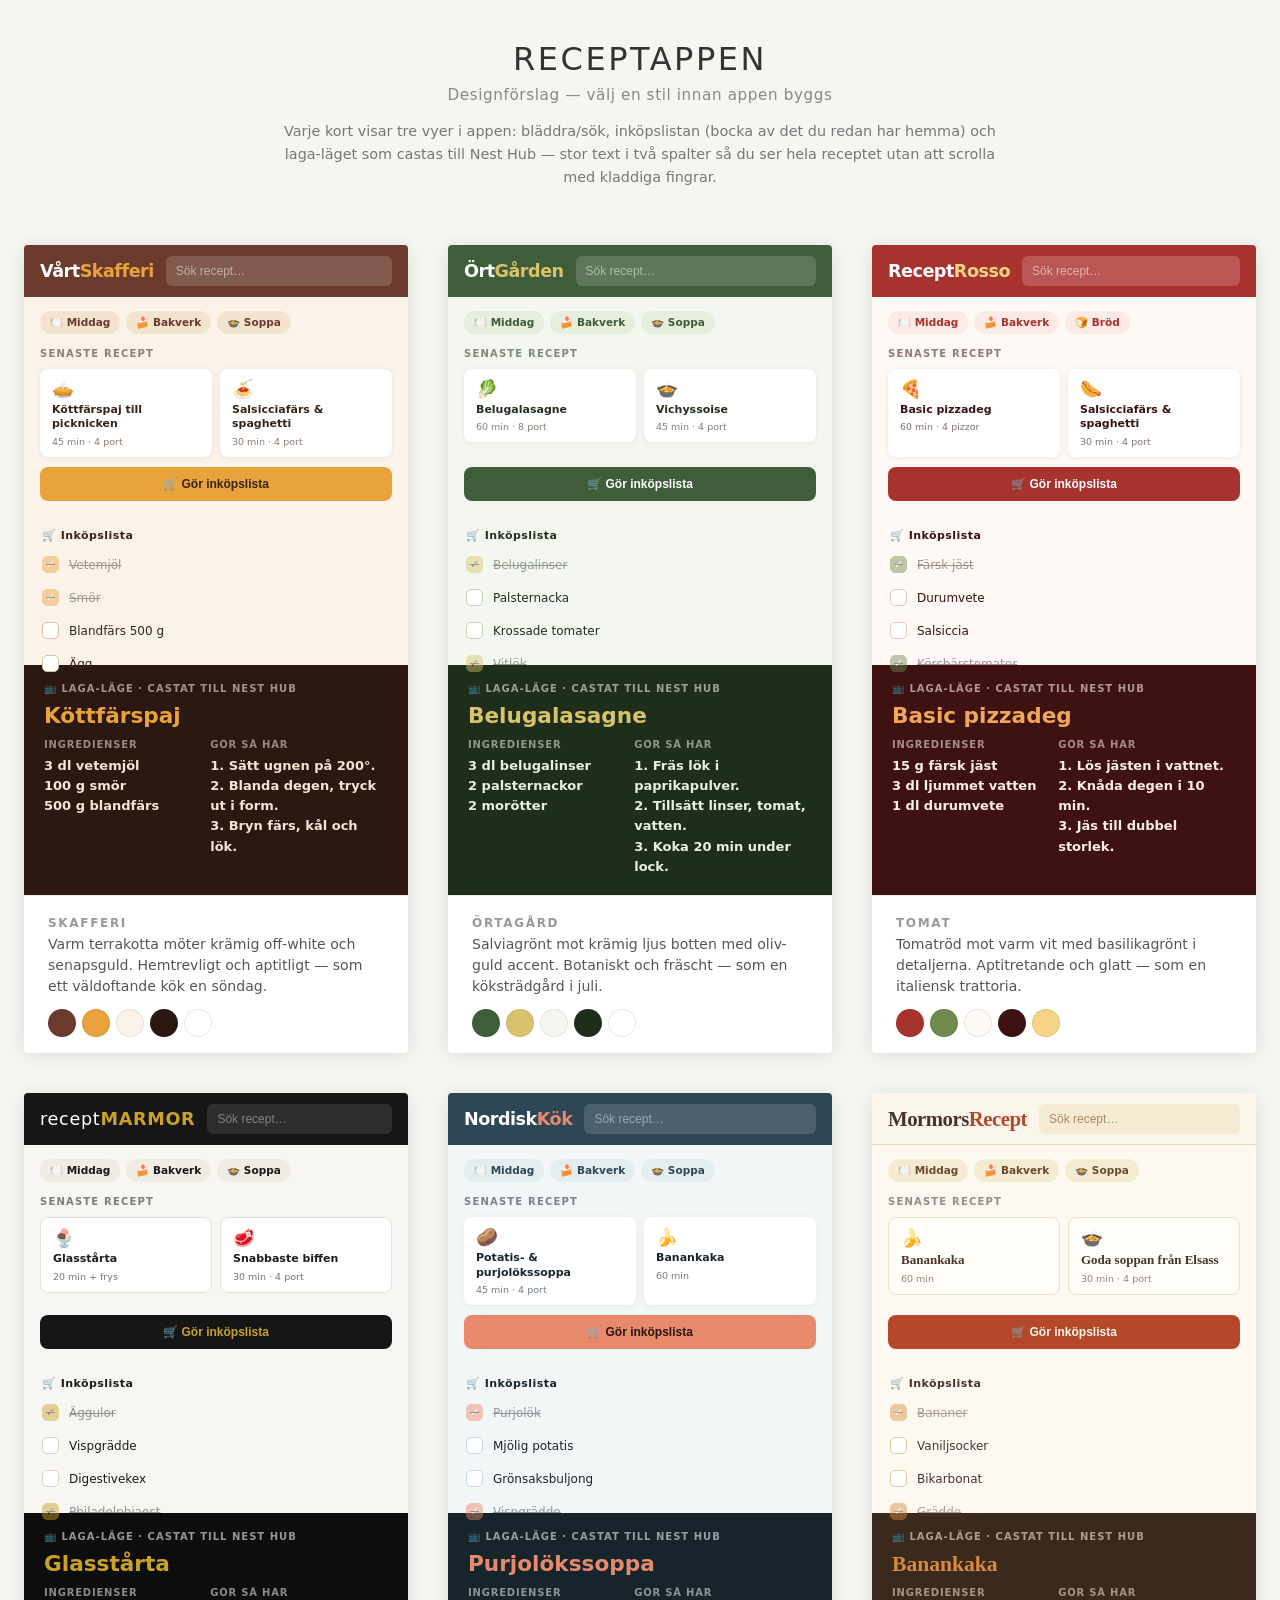
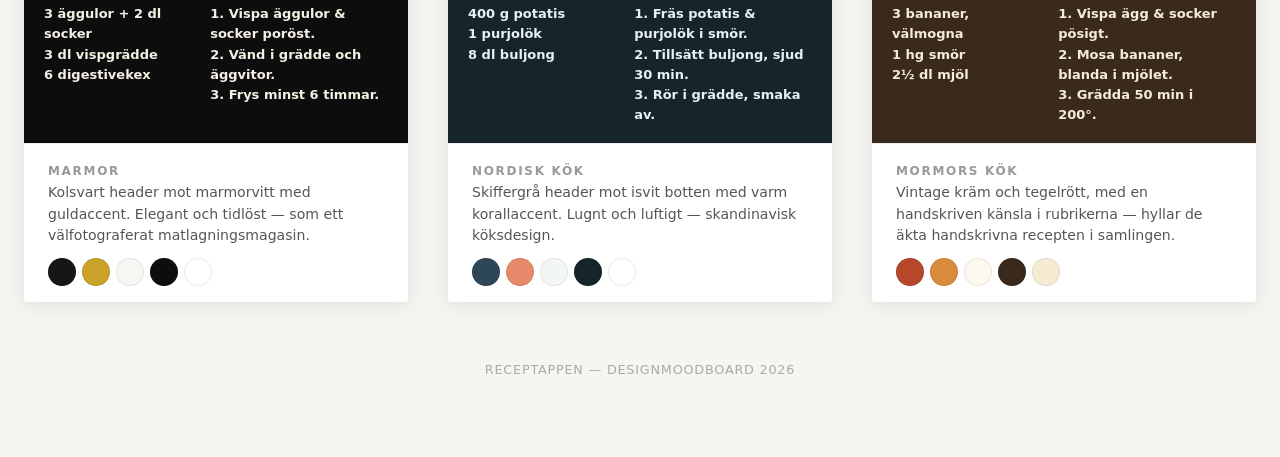
<file: moodboard.html>
<!DOCTYPE html>
<html lang="sv">
<head>
<meta charset="UTF-8">
<meta name="viewport" content="width=device-width, initial-scale=1.0">
<title>Receptappen – Designförslag</title>
<style>
  *, *::before, *::after { box-sizing: border-box; margin: 0; padding: 0; }
  body {
    font-family: -apple-system, 'Segoe UI', system-ui, sans-serif;
    background: #F5F5F2;
    color: #1a1a1a;
    padding: 40px 24px 80px;
  }
  h1 {
    text-align: center;
    font-size: 2rem;
    font-weight: 300;
    letter-spacing: 0.08em;
    text-transform: uppercase;
    color: #333;
    margin-bottom: 8px;
  }
  .subtitle {
    text-align: center;
    font-size: 0.95rem;
    color: #888;
    letter-spacing: 0.04em;
    margin-bottom: 16px;
  }
  .instructions {
    max-width: 720px;
    margin: 0 auto 56px;
    text-align: center;
    font-size: 0.9rem;
    color: #777;
    line-height: 1.6;
  }
  .grid {
    display: grid;
    grid-template-columns: repeat(auto-fit, minmax(340px, 1fr));
    gap: 40px;
    max-width: 1440px;
    margin: 0 auto;
  }
  .card {
    border-radius: 4px;
    overflow: hidden;
    box-shadow: 0 2px 20px rgba(0,0,0,0.10);
  }
  .card-label {
    padding: 20px 24px 16px;
    background: white;
    border-top: 1px solid #eee;
  }
  .card-label h2 {
    font-size: 0.75rem;
    font-weight: 600;
    letter-spacing: 0.14em;
    text-transform: uppercase;
    color: #999;
    margin-bottom: 4px;
  }
  .card-label p {
    font-size: 0.88rem;
    color: #555;
    line-height: 1.5;
  }
  .card-label .swatches {
    display: flex;
    gap: 6px;
    margin-top: 12px;
  }
  .swatch {
    width: 28px;
    height: 28px;
    border-radius: 50%;
    border: 1px solid rgba(0,0,0,0.08);
    flex-shrink: 0;
  }

  /* ============================
     MOCK: BLÄDDRA / SÖK
     ============================ */
  .mock {
    height: 270px;
    display: flex;
    flex-direction: column;
    font-size: 13px;
    overflow: hidden;
    position: relative;
  }
  .mock-header {
    display: flex;
    align-items: center;
    padding: 0 16px;
    height: 52px;
    flex-shrink: 0;
    gap: 12px;
  }
  .mock-logo {
    font-weight: 800;
    font-size: 1.1rem;
    letter-spacing: -0.5px;
    flex-shrink: 0;
    white-space: nowrap;
  }
  .mock-search {
    flex: 1;
    height: 30px;
    border-radius: 6px;
    border: none;
    padding: 0 10px;
    font-size: 12px;
    outline: none;
  }
  .mock-body {
    flex: 1;
    padding: 14px 16px;
    overflow: hidden;
    display: flex;
    flex-direction: column;
    gap: 10px;
  }
  .mock-chips { display: flex; gap: 6px; flex-wrap: wrap; }
  .mock-chip {
    font-size: 10.5px;
    font-weight: 600;
    padding: 5px 10px;
    border-radius: 20px;
    white-space: nowrap;
  }
  .mock-section-title {
    font-size: 10px;
    font-weight: 700;
    letter-spacing: 0.12em;
    text-transform: uppercase;
    margin-top: 4px;
    opacity: 0.55;
  }
  .mock-cards {
    display: grid;
    grid-template-columns: 1fr 1fr;
    gap: 8px;
  }
  .mock-card {
    border-radius: 8px;
    padding: 10px 12px;
    display: flex;
    flex-direction: column;
    gap: 4px;
  }
  .mock-card-icon { font-size: 1.1rem; }
  .mock-card-title { font-size: 11px; font-weight: 600; line-height: 1.3; }
  .mock-card-sub { font-size: 9.5px; opacity: 0.6; }
  .mock-list-btn {
    margin-top: auto;
    border: none;
    border-radius: 8px;
    padding: 10px;
    font-size: 12px;
    font-weight: 700;
    cursor: pointer;
  }

  /* ============================
     MOCK: INKÖPSLISTA
     ============================ */
  .mock-shopping {
    height: 150px;
    padding: 14px 18px;
    display: flex;
    flex-direction: column;
    gap: 8px;
  }
  .mock-shopping-title {
    font-size: 11px;
    font-weight: 700;
    letter-spacing: 0.04em;
    margin-bottom: 2px;
  }
  .mock-shop-item {
    display: flex;
    align-items: center;
    gap: 10px;
    font-size: 12px;
    padding: 4px 0;
  }
  .mock-checkbox {
    width: 17px;
    height: 17px;
    border-radius: 5px;
    flex-shrink: 0;
    display: flex;
    align-items: center;
    justify-content: center;
    font-size: 11px;
    font-weight: 800;
  }
  .mock-shop-item.checked { opacity: 0.45; text-decoration: line-through; }

  /* ============================
     MOCK: LAGA-LÄGE / CAST
     ============================ */
  .mock-cast {
    height: 230px;
    padding: 18px 20px;
    display: flex;
    flex-direction: column;
    gap: 10px;
  }
  .mock-cast-label {
    font-size: 10px;
    font-weight: 700;
    letter-spacing: 0.1em;
    text-transform: uppercase;
    opacity: 0.6;
  }
  .mock-cast-title {
    font-size: 1.35rem;
    font-weight: 800;
    line-height: 1.15;
  }
  .mock-cast-cols {
    display: grid;
    grid-template-columns: 1fr 1.2fr;
    gap: 18px;
    flex: 1;
    overflow: hidden;
  }
  .mock-cast-h {
    font-size: 10px;
    font-weight: 700;
    letter-spacing: 0.08em;
    text-transform: uppercase;
    opacity: 0.55;
    margin-bottom: 6px;
  }
  .mock-cast-ingr div:not(.mock-cast-h), .mock-cast-steps div:not(.mock-cast-h) {
    font-size: 13px;
    line-height: 1.55;
    font-weight: 600;
  }

  /* ==============================
     TEMA 1: SKAFFERI
     Varm terrakotta + krämvit + senapsguld
     ============================== */
  .skafferi .mock { background: #FBF3E9; color: #3A2416; }
  .skafferi .mock-header { background: #6B3A2C; color: #fff; }
  .skafferi .mock-logo span { color: #E8A33D; }
  .skafferi .mock-search { background: rgba(255,255,255,0.16); color: #fff; }
  .skafferi .mock-search::placeholder { color: rgba(255,255,255,0.5); }
  .skafferi .mock-chip { background: #F3E4D0; color: #6B3A2C; }
  .skafferi .mock-card { background: #fff; box-shadow: 0 1px 6px rgba(0,0,0,0.07); }
  .skafferi .mock-card-title { color: #3A2416; }
  .skafferi .mock-list-btn { background: #E8A33D; color: #3A2416; }
  .skafferi .mock-shopping { background: #FBF3E9; color: #3A2416; }
  .skafferi .mock-checkbox { background: #fff; border: 1.5px solid #D8BFA0; color: #6B3A2C; }
  .skafferi .mock-shop-item.checked .mock-checkbox { background: #E8A33D; border-color: #E8A33D; color: #fff; }
  .skafferi .mock-cast { background: #2B1810; color: #F5E6D3; }
  .skafferi .mock-cast-title { color: #E8A33D; }

  /* ==============================
     TEMA 2: ÖRTAGÅRD
     Salviagrönt + krämig off-white + oliv-guld
     ============================== */
  .ortagard .mock { background: #F4F7F0; color: #22301D; }
  .ortagard .mock-header { background: #3F5D3A; color: #fff; }
  .ortagard .mock-logo span { color: #D9C36A; }
  .ortagard .mock-search { background: rgba(255,255,255,0.16); color: #fff; }
  .ortagard .mock-search::placeholder { color: rgba(255,255,255,0.5); }
  .ortagard .mock-chip { background: #E6EEDD; color: #3F5D3A; }
  .ortagard .mock-card { background: #fff; box-shadow: 0 1px 6px rgba(0,0,0,0.07); }
  .ortagard .mock-card-title { color: #22301D; }
  .ortagard .mock-list-btn { background: #3F5D3A; color: #fff; }
  .ortagard .mock-shopping { background: #F4F7F0; color: #22301D; }
  .ortagard .mock-checkbox { background: #fff; border: 1.5px solid #C4D4B8; color: #3F5D3A; }
  .ortagard .mock-shop-item.checked .mock-checkbox { background: #D9C36A; border-color: #D9C36A; color: #3A2E0A; }
  .ortagard .mock-cast { background: #1E2E1B; color: #E8F0DE; }
  .ortagard .mock-cast-title { color: #D9C36A; }

  /* ==============================
     TEMA 3: TOMAT
     Tomatröd + varm vit + basilikagrön
     ============================== */
  .tomat .mock { background: #FFF9F5; color: #3A1210; }
  .tomat .mock-header { background: #A8322D; color: #fff; }
  .tomat .mock-logo span { color: #F5D488; }
  .tomat .mock-search { background: rgba(255,255,255,0.18); color: #fff; }
  .tomat .mock-search::placeholder { color: rgba(255,255,255,0.55); }
  .tomat .mock-chip { background: #FBEAE6; color: #A8322D; }
  .tomat .mock-card { background: #fff; box-shadow: 0 1px 6px rgba(0,0,0,0.07); }
  .tomat .mock-card-title { color: #3A1210; }
  .tomat .mock-list-btn { background: #A8322D; color: #fff; }
  .tomat .mock-shopping { background: #FFF9F5; color: #3A1210; }
  .tomat .mock-checkbox { background: #fff; border: 1.5px solid #EBC7BE; color: #A8322D; }
  .tomat .mock-shop-item.checked .mock-checkbox { background: #6E8A4E; border-color: #6E8A4E; color: #fff; }
  .tomat .mock-cast { background: #3D1210; color: #FFEFE8; }
  .tomat .mock-cast-title { color: #F2A65A; }

  /* ==============================
     TEMA 4: MARMOR
     Kolsvart + marmorvit + guld
     ============================== */
  .marmor .mock { background: #F7F6F3; color: #1C1C1C; }
  .marmor .mock-header { background: #161616; color: #fff; }
  .marmor .mock-logo { font-weight: 300; letter-spacing: 0.04em; }
  .marmor .mock-logo span { color: #C9A227; font-weight: 700; }
  .marmor .mock-search { background: rgba(255,255,255,0.10); color: #fff; }
  .marmor .mock-search::placeholder { color: rgba(255,255,255,0.4); }
  .marmor .mock-chip { background: #EFECE3; color: #161616; }
  .marmor .mock-card { background: #fff; border: 1px solid #E5E2DA; }
  .marmor .mock-card-title { color: #1C1C1C; }
  .marmor .mock-list-btn { background: #161616; color: #C9A227; }
  .marmor .mock-shopping { background: #F7F6F3; color: #1C1C1C; }
  .marmor .mock-checkbox { background: #fff; border: 1.5px solid #D8D3C4; color: #161616; }
  .marmor .mock-shop-item.checked .mock-checkbox { background: #C9A227; border-color: #C9A227; color: #161616; }
  .marmor .mock-cast { background: #0D0D0D; color: #F5F0E6; }
  .marmor .mock-cast-title { color: #C9A227; }

  /* ==============================
     TEMA 5: NORDISK KÖK
     Skiffergrå + isvitt + korall
     ============================== */
  .nordisk .mock { background: #F3F6F7; color: #17262E; }
  .nordisk .mock-header { background: #2E4756; color: #fff; }
  .nordisk .mock-logo span { color: #E8896B; }
  .nordisk .mock-search { background: rgba(255,255,255,0.14); color: #fff; }
  .nordisk .mock-search::placeholder { color: rgba(255,255,255,0.45); }
  .nordisk .mock-chip { background: #E4EEF1; color: #2E4756; }
  .nordisk .mock-card { background: #fff; box-shadow: 0 1px 6px rgba(0,0,0,0.06); }
  .nordisk .mock-card-title { color: #17262E; }
  .nordisk .mock-list-btn { background: #E8896B; color: #2A160E; }
  .nordisk .mock-shopping { background: #F3F6F7; color: #17262E; }
  .nordisk .mock-checkbox { background: #fff; border: 1.5px solid #C7DAE0; color: #2E4756; }
  .nordisk .mock-shop-item.checked .mock-checkbox { background: #E8896B; border-color: #E8896B; color: #fff; }
  .nordisk .mock-cast { background: #16242C; color: #E8F0F3; }
  .nordisk .mock-cast-title { color: #E8896B; }

  /* ==============================
     TEMA 6: MORMORS KÖK
     Vintage kräm + tegel + handskriven känsla
     ============================== */
  .mormor .mock { background: #FDF9F0; color: #4A342A; }
  .mormor .mock-header { background: #FBF6EC; color: #4A342A; border-bottom: 1px solid #E8D9BE; }
  .mormor .mock-logo { font-family: 'Bradley Hand', 'Segoe Print', 'Noteworthy', cursive; font-size: 1.3rem; font-weight: 700; }
  .mormor .mock-logo span { color: #B5482A; }
  .mormor .mock-search { background: #F5EAD2; color: #4A342A; }
  .mormor .mock-search::placeholder { color: #A88B67; }
  .mormor .mock-chip { background: #F5EAD2; color: #6B4A2E; }
  .mormor .mock-card { background: #FFFDF7; border: 1px solid #EFE2C8; }
  .mormor .mock-card-title { color: #4A342A; font-family: 'Bradley Hand', 'Segoe Print', 'Noteworthy', cursive; font-size: 13px; }
  .mormor .mock-list-btn { background: #B5482A; color: #FBF6EC; }
  .mormor .mock-shopping { background: #FDF9F0; color: #4A342A; }
  .mormor .mock-checkbox { background: #fff; border: 1.5px solid #E0CBA0; color: #B5482A; }
  .mormor .mock-shop-item.checked .mock-checkbox { background: #D98A3D; border-color: #D98A3D; color: #fff; }
  .mormor .mock-cast { background: #3A2A1E; color: #F7ECD8; }
  .mormor .mock-cast-title { color: #D98A3D; font-family: 'Bradley Hand', 'Segoe Print', 'Noteworthy', cursive; }

</style>
</head>
<body>

<h1>Receptappen</h1>
<p class="subtitle">Designförslag — välj en stil innan appen byggs</p>
<p class="instructions">Varje kort visar tre vyer i appen: bläddra/sök, inköpslistan (bocka av det du redan har hemma) och laga-läget som castas till Nest Hub — stor text i två spalter så du ser hela receptet utan att scrolla med kladdiga fingrar.</p>

<div class="grid">

  <!-- ===== SKAFFERI ===== -->
  <div class="card skafferi">
    <div class="mock">
      <div class="mock-header">
        <div class="mock-logo">Vårt<span>Skafferi</span></div>
        <input class="mock-search" type="text" placeholder="Sök recept…" readonly>
      </div>
      <div class="mock-body">
        <div class="mock-chips">
          <div class="mock-chip">🍽️ Middag</div>
          <div class="mock-chip">🍰 Bakverk</div>
          <div class="mock-chip">🍲 Soppa</div>
        </div>
        <div class="mock-section-title">Senaste recept</div>
        <div class="mock-cards">
          <div class="mock-card">
            <div class="mock-card-icon">🥧</div>
            <div class="mock-card-title">Köttfärspaj till picknicken</div>
            <div class="mock-card-sub">45 min · 4 port</div>
          </div>
          <div class="mock-card">
            <div class="mock-card-icon">🍝</div>
            <div class="mock-card-title">Salsicciafärs & spaghetti</div>
            <div class="mock-card-sub">30 min · 4 port</div>
          </div>
        </div>
        <button class="mock-list-btn">🛒 Gör inköpslista</button>
      </div>
    </div>
    <div class="mock-shopping">
      <div class="mock-shopping-title">🛒 Inköpslista</div>
      <div class="mock-shop-item checked"><span class="mock-checkbox">✓</span> Vetemjöl</div>
      <div class="mock-shop-item checked"><span class="mock-checkbox">✓</span> Smör</div>
      <div class="mock-shop-item"><span class="mock-checkbox"></span> Blandfärs 500 g</div>
      <div class="mock-shop-item"><span class="mock-checkbox"></span> Ägg</div>
    </div>
    <div class="mock-cast">
      <div class="mock-cast-label">📺 Laga-läge · castat till Nest Hub</div>
      <div class="mock-cast-title">Köttfärspaj</div>
      <div class="mock-cast-cols">
        <div class="mock-cast-ingr">
          <div class="mock-cast-h">Ingredienser</div>
          <div>3 dl vetemjöl</div>
          <div>100 g smör</div>
          <div>500 g blandfärs</div>
        </div>
        <div class="mock-cast-steps">
          <div class="mock-cast-h">Gör så här</div>
          <div>1. Sätt ugnen på 200°.</div>
          <div>2. Blanda degen, tryck ut i form.</div>
          <div>3. Bryn färs, kål och lök.</div>
        </div>
      </div>
    </div>
    <div class="card-label">
      <h2>Skafferi</h2>
      <p>Varm terrakotta möter krämig off-white och senapsguld. Hemtrevligt och aptitligt — som ett väldoftande kök en söndag.</p>
      <div class="swatches">
        <div class="swatch" style="background:#6B3A2C" title="Terrakotta"></div>
        <div class="swatch" style="background:#E8A33D" title="Senapsguld"></div>
        <div class="swatch" style="background:#FBF3E9" title="Kräm"></div>
        <div class="swatch" style="background:#2B1810" title="Mörk kaffe"></div>
        <div class="swatch" style="background:#ffffff" title="Vit"></div>
      </div>
    </div>
  </div>

  <!-- ===== ÖRTAGÅRD ===== -->
  <div class="card ortagard">
    <div class="mock">
      <div class="mock-header">
        <div class="mock-logo">Ört<span>Gården</span></div>
        <input class="mock-search" type="text" placeholder="Sök recept…" readonly>
      </div>
      <div class="mock-body">
        <div class="mock-chips">
          <div class="mock-chip">🍽️ Middag</div>
          <div class="mock-chip">🍰 Bakverk</div>
          <div class="mock-chip">🍲 Soppa</div>
        </div>
        <div class="mock-section-title">Senaste recept</div>
        <div class="mock-cards">
          <div class="mock-card">
            <div class="mock-card-icon">🥬</div>
            <div class="mock-card-title">Belugalasagne</div>
            <div class="mock-card-sub">60 min · 8 port</div>
          </div>
          <div class="mock-card">
            <div class="mock-card-icon">🍲</div>
            <div class="mock-card-title">Vichyssoise</div>
            <div class="mock-card-sub">45 min · 4 port</div>
          </div>
        </div>
        <button class="mock-list-btn">🛒 Gör inköpslista</button>
      </div>
    </div>
    <div class="mock-shopping">
      <div class="mock-shopping-title">🛒 Inköpslista</div>
      <div class="mock-shop-item checked"><span class="mock-checkbox">✓</span> Belugalinser</div>
      <div class="mock-shop-item"><span class="mock-checkbox"></span> Palsternacka</div>
      <div class="mock-shop-item"><span class="mock-checkbox"></span> Krossade tomater</div>
      <div class="mock-shop-item checked"><span class="mock-checkbox">✓</span> Vitlök</div>
    </div>
    <div class="mock-cast">
      <div class="mock-cast-label">📺 Laga-läge · castat till Nest Hub</div>
      <div class="mock-cast-title">Belugalasagne</div>
      <div class="mock-cast-cols">
        <div class="mock-cast-ingr">
          <div class="mock-cast-h">Ingredienser</div>
          <div>3 dl belugalinser</div>
          <div>2 palsternackor</div>
          <div>2 morötter</div>
        </div>
        <div class="mock-cast-steps">
          <div class="mock-cast-h">Gör så här</div>
          <div>1. Fräs lök i paprikapulver.</div>
          <div>2. Tillsätt linser, tomat, vatten.</div>
          <div>3. Koka 20 min under lock.</div>
        </div>
      </div>
    </div>
    <div class="card-label">
      <h2>Örtagård</h2>
      <p>Salviagrönt mot krämig ljus botten med oliv-guld accent. Botaniskt och fräscht — som en köksträdgård i juli.</p>
      <div class="swatches">
        <div class="swatch" style="background:#3F5D3A" title="Salvia"></div>
        <div class="swatch" style="background:#D9C36A" title="Oliv-guld"></div>
        <div class="swatch" style="background:#F4F7F0" title="Lingrön"></div>
        <div class="swatch" style="background:#1E2E1B" title="Djup skog"></div>
        <div class="swatch" style="background:#ffffff" title="Vit"></div>
      </div>
    </div>
  </div>

  <!-- ===== TOMAT ===== -->
  <div class="card tomat">
    <div class="mock">
      <div class="mock-header">
        <div class="mock-logo">Recept<span>Rosso</span></div>
        <input class="mock-search" type="text" placeholder="Sök recept…" readonly>
      </div>
      <div class="mock-body">
        <div class="mock-chips">
          <div class="mock-chip">🍽️ Middag</div>
          <div class="mock-chip">🍰 Bakverk</div>
          <div class="mock-chip">🍞 Bröd</div>
        </div>
        <div class="mock-section-title">Senaste recept</div>
        <div class="mock-cards">
          <div class="mock-card">
            <div class="mock-card-icon">🍕</div>
            <div class="mock-card-title">Basic pizzadeg</div>
            <div class="mock-card-sub">60 min · 4 pizzor</div>
          </div>
          <div class="mock-card">
            <div class="mock-card-icon">🌭</div>
            <div class="mock-card-title">Salsicciafärs & spaghetti</div>
            <div class="mock-card-sub">30 min · 4 port</div>
          </div>
        </div>
        <button class="mock-list-btn">🛒 Gör inköpslista</button>
      </div>
    </div>
    <div class="mock-shopping">
      <div class="mock-shopping-title">🛒 Inköpslista</div>
      <div class="mock-shop-item checked"><span class="mock-checkbox">✓</span> Färsk jäst</div>
      <div class="mock-shop-item"><span class="mock-checkbox"></span> Durumvete</div>
      <div class="mock-shop-item"><span class="mock-checkbox"></span> Salsiccia</div>
      <div class="mock-shop-item checked"><span class="mock-checkbox">✓</span> Körsbärstomater</div>
    </div>
    <div class="mock-cast">
      <div class="mock-cast-label">📺 Laga-läge · castat till Nest Hub</div>
      <div class="mock-cast-title">Basic pizzadeg</div>
      <div class="mock-cast-cols">
        <div class="mock-cast-ingr">
          <div class="mock-cast-h">Ingredienser</div>
          <div>15 g färsk jäst</div>
          <div>3 dl ljummet vatten</div>
          <div>1 dl durumvete</div>
        </div>
        <div class="mock-cast-steps">
          <div class="mock-cast-h">Gör så här</div>
          <div>1. Lös jästen i vattnet.</div>
          <div>2. Knåda degen i 10 min.</div>
          <div>3. Jäs till dubbel storlek.</div>
        </div>
      </div>
    </div>
    <div class="card-label">
      <h2>Tomat</h2>
      <p>Tomatröd mot varm vit med basilikagrönt i detaljerna. Aptitretande och glatt — som en italiensk trattoria.</p>
      <div class="swatches">
        <div class="swatch" style="background:#A8322D" title="Tomatröd"></div>
        <div class="swatch" style="background:#6E8A4E" title="Basilika"></div>
        <div class="swatch" style="background:#FFF9F5" title="Varm vit"></div>
        <div class="swatch" style="background:#3D1210" title="Mörk maroon"></div>
        <div class="swatch" style="background:#F5D488" title="Parmesan"></div>
      </div>
    </div>
  </div>

  <!-- ===== MARMOR ===== -->
  <div class="card marmor">
    <div class="mock">
      <div class="mock-header">
        <div class="mock-logo">recept<span>MARMOR</span></div>
        <input class="mock-search" type="text" placeholder="Sök recept…" readonly>
      </div>
      <div class="mock-body">
        <div class="mock-chips">
          <div class="mock-chip">🍽️ Middag</div>
          <div class="mock-chip">🍰 Bakverk</div>
          <div class="mock-chip">🍲 Soppa</div>
        </div>
        <div class="mock-section-title">Senaste recept</div>
        <div class="mock-cards">
          <div class="mock-card">
            <div class="mock-card-icon">🍨</div>
            <div class="mock-card-title">Glasstårta</div>
            <div class="mock-card-sub">20 min + frys</div>
          </div>
          <div class="mock-card">
            <div class="mock-card-icon">🥩</div>
            <div class="mock-card-title">Snabbaste biffen</div>
            <div class="mock-card-sub">30 min · 4 port</div>
          </div>
        </div>
        <button class="mock-list-btn">🛒 Gör inköpslista</button>
      </div>
    </div>
    <div class="mock-shopping">
      <div class="mock-shopping-title">🛒 Inköpslista</div>
      <div class="mock-shop-item checked"><span class="mock-checkbox">✓</span> Äggulor</div>
      <div class="mock-shop-item"><span class="mock-checkbox"></span> Vispgrädde</div>
      <div class="mock-shop-item"><span class="mock-checkbox"></span> Digestivekex</div>
      <div class="mock-shop-item checked"><span class="mock-checkbox">✓</span> Philadelphiaost</div>
    </div>
    <div class="mock-cast">
      <div class="mock-cast-label">📺 Laga-läge · castat till Nest Hub</div>
      <div class="mock-cast-title">Glasstårta</div>
      <div class="mock-cast-cols">
        <div class="mock-cast-ingr">
          <div class="mock-cast-h">Ingredienser</div>
          <div>3 äggulor + 2 dl socker</div>
          <div>3 dl vispgrädde</div>
          <div>6 digestivekex</div>
        </div>
        <div class="mock-cast-steps">
          <div class="mock-cast-h">Gör så här</div>
          <div>1. Vispa äggulor & socker poröst.</div>
          <div>2. Vänd i grädde och äggvitor.</div>
          <div>3. Frys minst 6 timmar.</div>
        </div>
      </div>
    </div>
    <div class="card-label">
      <h2>Marmor</h2>
      <p>Kolsvart header mot marmorvitt med guldaccent. Elegant och tidlöst — som ett välfotograferat matlagningsmagasin.</p>
      <div class="swatches">
        <div class="swatch" style="background:#161616" title="Kol"></div>
        <div class="swatch" style="background:#C9A227" title="Guld"></div>
        <div class="swatch" style="background:#F7F6F3" title="Marmor"></div>
        <div class="swatch" style="background:#0D0D0D" title="Svart"></div>
        <div class="swatch" style="background:#ffffff" title="Vit"></div>
      </div>
    </div>
  </div>

  <!-- ===== NORDISK KÖK ===== -->
  <div class="card nordisk">
    <div class="mock">
      <div class="mock-header">
        <div class="mock-logo">Nordisk<span>Kök</span></div>
        <input class="mock-search" type="text" placeholder="Sök recept…" readonly>
      </div>
      <div class="mock-body">
        <div class="mock-chips">
          <div class="mock-chip">🍽️ Middag</div>
          <div class="mock-chip">🍰 Bakverk</div>
          <div class="mock-chip">🍲 Soppa</div>
        </div>
        <div class="mock-section-title">Senaste recept</div>
        <div class="mock-cards">
          <div class="mock-card">
            <div class="mock-card-icon">🥔</div>
            <div class="mock-card-title">Potatis- & purjolökssoppa</div>
            <div class="mock-card-sub">45 min · 4 port</div>
          </div>
          <div class="mock-card">
            <div class="mock-card-icon">🍌</div>
            <div class="mock-card-title">Banankaka</div>
            <div class="mock-card-sub">60 min</div>
          </div>
        </div>
        <button class="mock-list-btn">🛒 Gör inköpslista</button>
      </div>
    </div>
    <div class="mock-shopping">
      <div class="mock-shopping-title">🛒 Inköpslista</div>
      <div class="mock-shop-item checked"><span class="mock-checkbox">✓</span> Purjolök</div>
      <div class="mock-shop-item"><span class="mock-checkbox"></span> Mjölig potatis</div>
      <div class="mock-shop-item"><span class="mock-checkbox"></span> Grönsaksbuljong</div>
      <div class="mock-shop-item checked"><span class="mock-checkbox">✓</span> Vispgrädde</div>
    </div>
    <div class="mock-cast">
      <div class="mock-cast-label">📺 Laga-läge · castat till Nest Hub</div>
      <div class="mock-cast-title">Purjolökssoppa</div>
      <div class="mock-cast-cols">
        <div class="mock-cast-ingr">
          <div class="mock-cast-h">Ingredienser</div>
          <div>400 g potatis</div>
          <div>1 purjolök</div>
          <div>8 dl buljong</div>
        </div>
        <div class="mock-cast-steps">
          <div class="mock-cast-h">Gör så här</div>
          <div>1. Fräs potatis & purjolök i smör.</div>
          <div>2. Tillsätt buljong, sjud 30 min.</div>
          <div>3. Rör i grädde, smaka av.</div>
        </div>
      </div>
    </div>
    <div class="card-label">
      <h2>Nordisk Kök</h2>
      <p>Skiffergrå header mot isvit botten med varm korallaccent. Lugnt och luftigt — skandinavisk köksdesign.</p>
      <div class="swatches">
        <div class="swatch" style="background:#2E4756" title="Skiffer"></div>
        <div class="swatch" style="background:#E8896B" title="Korall"></div>
        <div class="swatch" style="background:#F3F6F7" title="Is"></div>
        <div class="swatch" style="background:#16242C" title="Djupblå"></div>
        <div class="swatch" style="background:#ffffff" title="Vit"></div>
      </div>
    </div>
  </div>

  <!-- ===== MORMORS KÖK ===== -->
  <div class="card mormor">
    <div class="mock">
      <div class="mock-header">
        <div class="mock-logo">Mormors<span>Recept</span></div>
        <input class="mock-search" type="text" placeholder="Sök recept…" readonly>
      </div>
      <div class="mock-body">
        <div class="mock-chips">
          <div class="mock-chip">🍽️ Middag</div>
          <div class="mock-chip">🍰 Bakverk</div>
          <div class="mock-chip">🍲 Soppa</div>
        </div>
        <div class="mock-section-title">Senaste recept</div>
        <div class="mock-cards">
          <div class="mock-card">
            <div class="mock-card-icon">🍌</div>
            <div class="mock-card-title">Banankaka</div>
            <div class="mock-card-sub">60 min</div>
          </div>
          <div class="mock-card">
            <div class="mock-card-icon">🍲</div>
            <div class="mock-card-title">Goda soppan från Elsass</div>
            <div class="mock-card-sub">30 min · 4 port</div>
          </div>
        </div>
        <button class="mock-list-btn">🛒 Gör inköpslista</button>
      </div>
    </div>
    <div class="mock-shopping">
      <div class="mock-shopping-title">🛒 Inköpslista</div>
      <div class="mock-shop-item checked"><span class="mock-checkbox">✓</span> Bananer</div>
      <div class="mock-shop-item"><span class="mock-checkbox"></span> Vaniljsocker</div>
      <div class="mock-shop-item"><span class="mock-checkbox"></span> Bikarbonat</div>
      <div class="mock-shop-item checked"><span class="mock-checkbox">✓</span> Grädde</div>
    </div>
    <div class="mock-cast">
      <div class="mock-cast-label">📺 Laga-läge · castat till Nest Hub</div>
      <div class="mock-cast-title">Banankaka</div>
      <div class="mock-cast-cols">
        <div class="mock-cast-ingr">
          <div class="mock-cast-h">Ingredienser</div>
          <div>3 bananer, välmogna</div>
          <div>1 hg smör</div>
          <div>2½ dl mjöl</div>
        </div>
        <div class="mock-cast-steps">
          <div class="mock-cast-h">Gör så här</div>
          <div>1. Vispa ägg & socker pösigt.</div>
          <div>2. Mosa bananer, blanda i mjölet.</div>
          <div>3. Grädda 50 min i 200°.</div>
        </div>
      </div>
    </div>
    <div class="card-label">
      <h2>Mormors Kök</h2>
      <p>Vintage kräm och tegelrött, med en handskriven känsla i rubrikerna — hyllar de äkta handskrivna recepten i samlingen.</p>
      <div class="swatches">
        <div class="swatch" style="background:#B5482A" title="Tegel"></div>
        <div class="swatch" style="background:#D98A3D" title="Honung"></div>
        <div class="swatch" style="background:#FDF9F0" title="Kräm"></div>
        <div class="swatch" style="background:#3A2A1E" title="Mörk brun"></div>
        <div class="swatch" style="background:#F5EAD2" title="Papper"></div>
      </div>
    </div>
  </div>

</div>

<p style="text-align:center; margin-top:60px; font-size:0.8rem; color:#aaa; letter-spacing:0.06em;">
  RECEPTAPPEN — DESIGNMOODBOARD 2026
</p>

</body>
</html>
</file>
